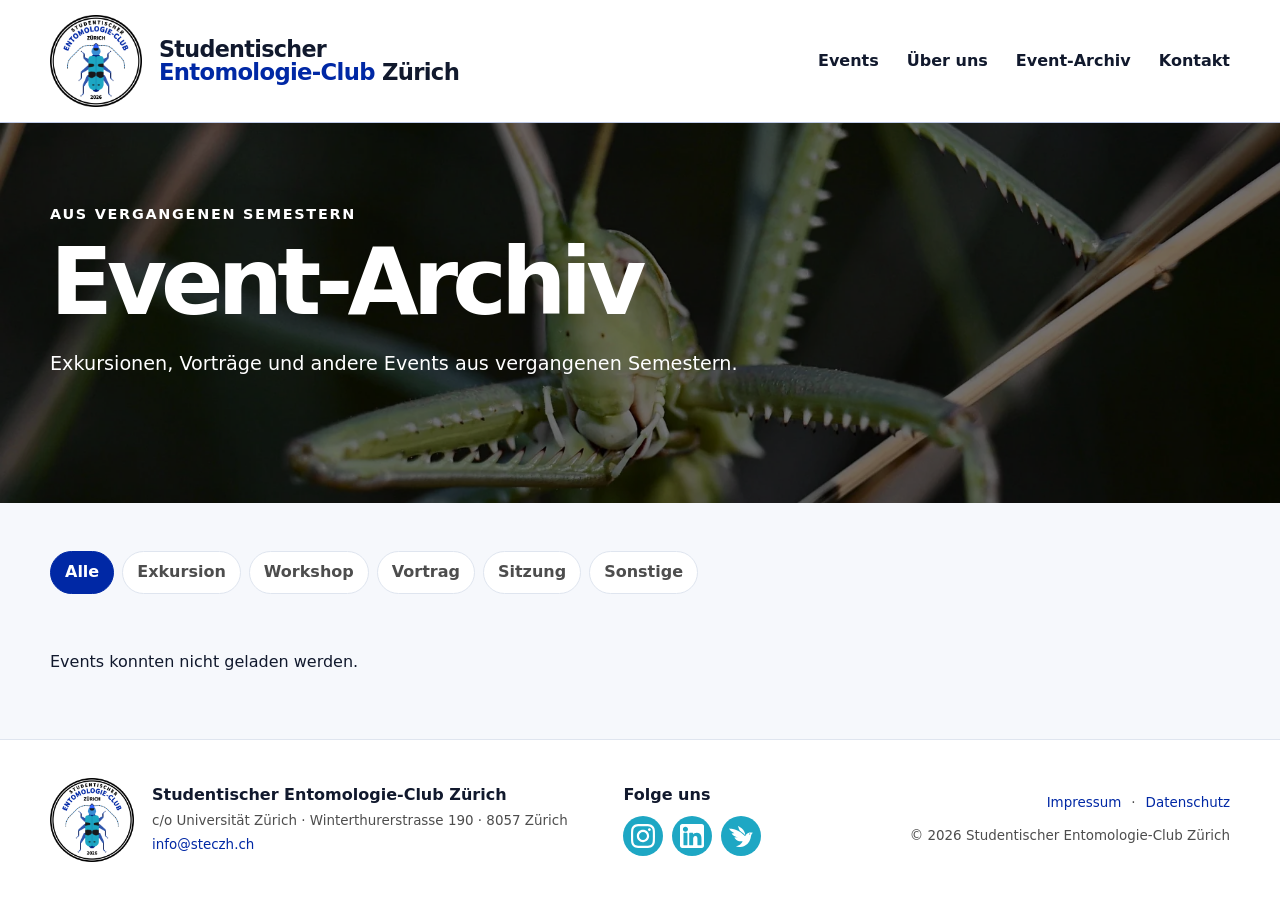
<file: archiv.html>
<!doctype html>
<html lang="de">
<head>
  <meta charset="utf-8" />
  <meta name="viewport" content="width=device-width, initial-scale=1" />
  <meta name="theme-color" content="#1238b8" />
  <link rel="icon" href="assets/club-logo-maskottchen.png" type="image/png" />
  <link rel="stylesheet" href="styles.css" />
  <meta name="description" content="Event-Archiv des Studentischen Entomologie-Clubs Zürich." />
  <script src="calendar.js" defer></script>
  <title>Event-Archiv · Studentischer Entomologie-Club Zürich</title>
</head>
<body data-page="archiv">
<a class="skip-link" href="#main">Zum Inhalt springen</a>

<header id="site-header"></header>

<main class="archive">

<section
    class="page-hero page-hero--static"
    data-hero="static"
    style="--hero-image: url('assets/gallery/katydid-face.webp');"
    aria-label="Page introduction"
>

    <div class="page-hero__overlay"></div>

    <div class="page-hero__content">

        <p class="page-hero__eyebrow">
            Aus vergangenen Semestern
        </p>

        <h1 class="page-hero__title">
            Event-Archiv
        </h1>

        <p class="page-hero__description">
            Exkursionen, Vorträge und andere Events aus vergangenen Semestern.
        </p>

    </div>

</section>

<div class="events-shell">


    <section class="event-filters" aria-label="Events filtern">


        <button
            type="button"
            class="event-filter active"
            data-filter-type=""
            aria-pressed="true"
        >
            Alle
        </button>

        <button
            type="button"
            class="event-filter"
            data-filter-type="excursion"
            aria-pressed="false"
        >
            Exkursion
        </button>

        <button
            type="button"
            class="event-filter"
            data-filter-type="workshop"
            aria-pressed="false"
        >
            Workshop
        </button>

        <button
            type="button"
            class="event-filter"
            data-filter-type="talk"
            aria-pressed="false"
        >
            Vortrag
        </button>

        <button
            type="button"
            class="event-filter"
            data-filter-type="session"
            aria-pressed="false"
        >
            Sitzung
        </button>

        <button
            type="button"
            class="event-filter"
            data-filter-type="event"
            aria-pressed="false"
        >
            Sonstige
        </button>


</section>


    <section id="events-container" class="events-container">

        <div class="event-status-card">
            Events werden geladen...
        </div>

    </section>

</main>

<dialog id="event-dialog" class="event-dialog">

    <button
        id="dialog-close"
        type="button"
        aria-label="Schliessen"
    >
        ×
    </button>

    <div id="dialog-image"></div>

    <div id="dialog-content"></div>

</dialog>


<footer id="site-footer"></footer>
<script src="components/site.js"></script>


</body></html>
</file>
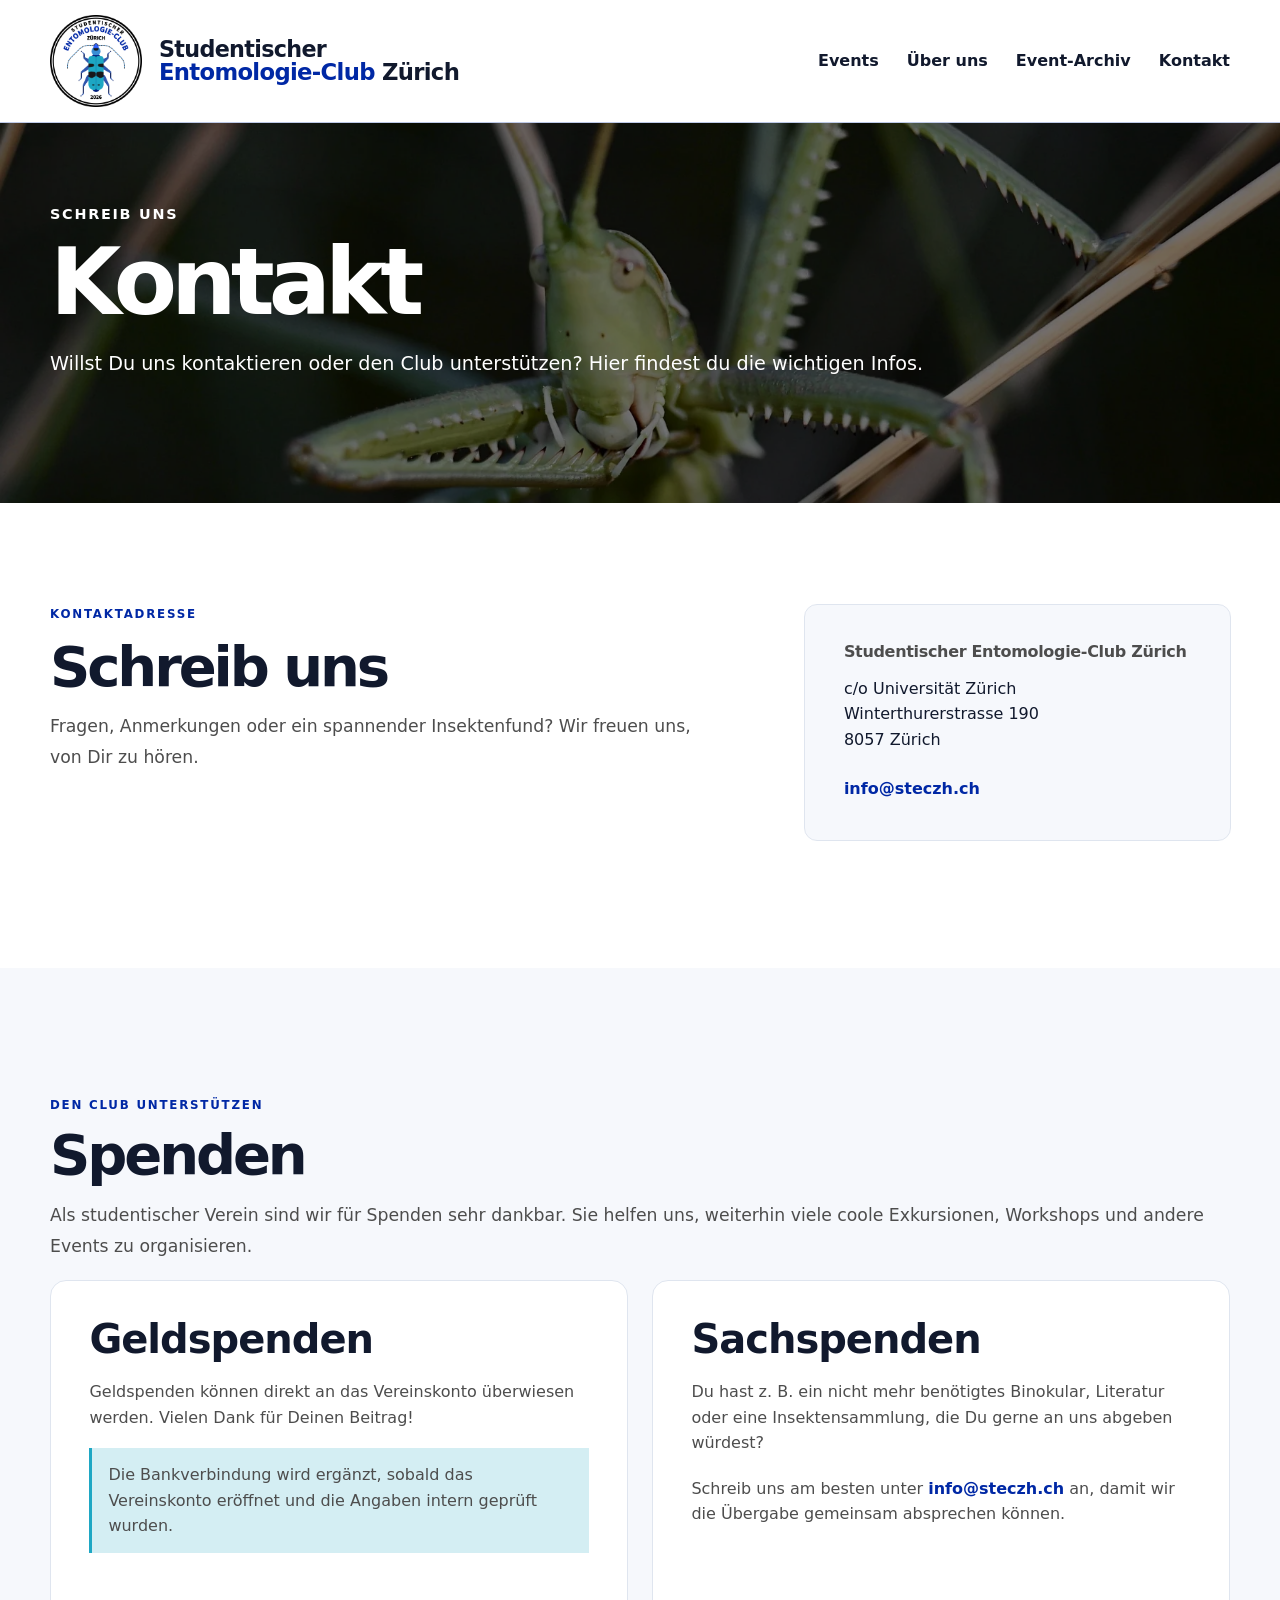
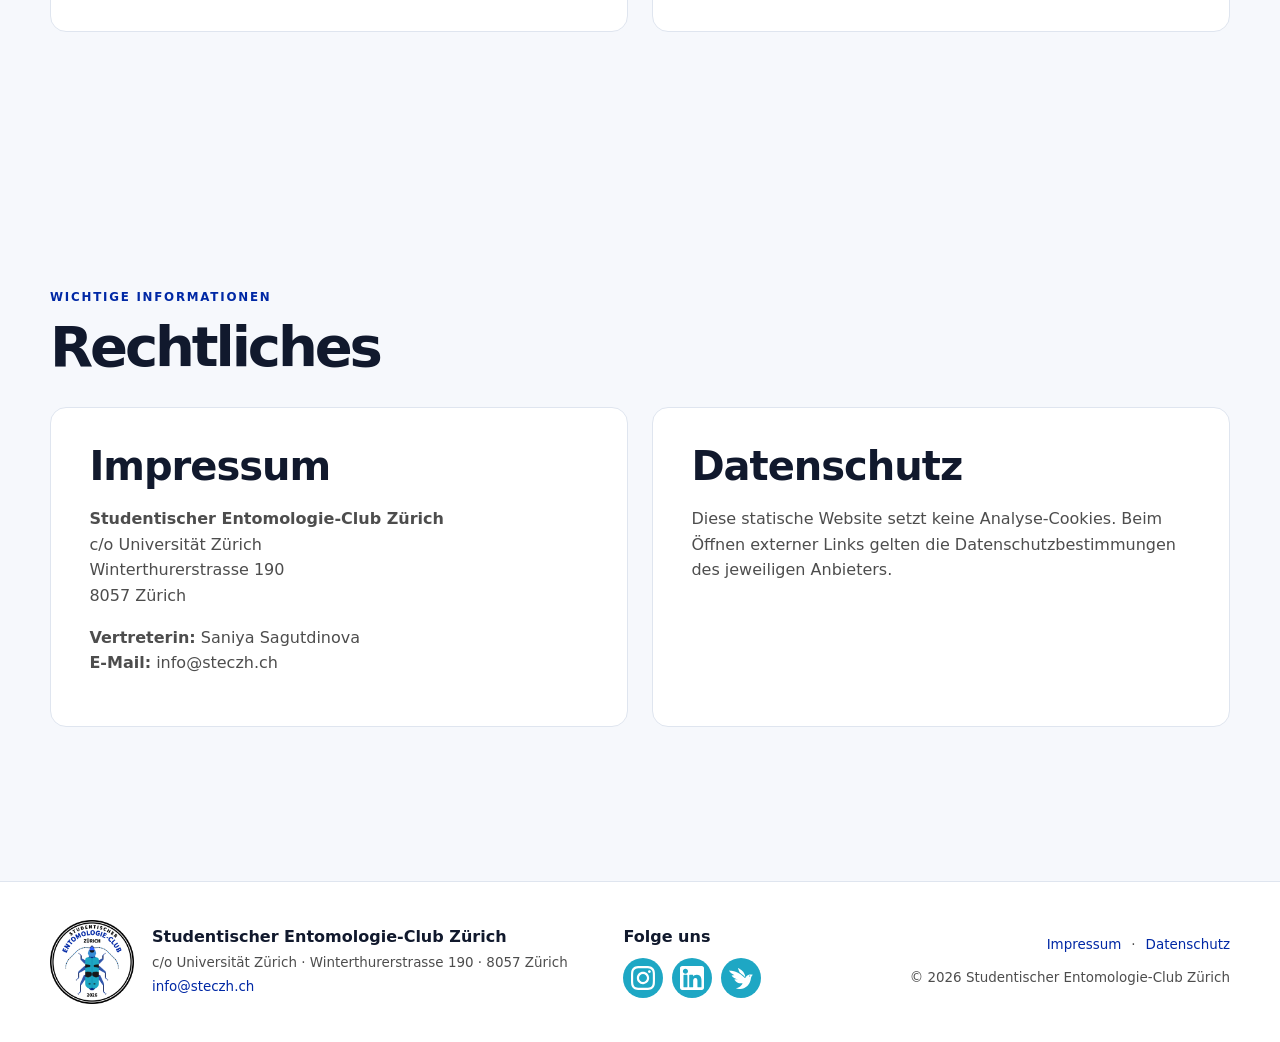
<file: kontakt.html>
<!doctype html>
<html lang="de">
<head>
  <meta charset="utf-8" />
  <meta name="viewport" content="width=device-width, initial-scale=1" />
  <meta name="theme-color" content="#1238b8" />
  <link rel="icon" href="assets/club-logo-maskottchen.png" type="image/png" />
  <link rel="stylesheet" href="styles.css" />
  <meta name="description" content="Kontakt, Spenden und Impressum des Studentischen Entomologie-Clubs Zürich." />
  <title>Kontakt · Studentischer Entomologie-Club Zürich</title>
</head>

<body data-page="about">

<a class="skip-link" href="#main">Zum Inhalt springen</a>

<header id="site-header"></header>

<main class="contact">

<section
    class="page-hero page-hero--static"
    data-hero="static"
    style="--hero-image: url('assets/gallery/katydid-face.webp');"
    aria-label="Page introduction"
>

    <div class="page-hero__overlay"></div>

    <div class="page-hero__content">

        <p class="page-hero__eyebrow">
            Schreib uns
        </p>

        <h1 class="page-hero__title">
            Kontakt
        </h1>

        <p class="page-hero__description">
            Willst Du uns kontaktieren oder den Club unterstützen? Hier findest du die wichtigen Infos.
        </p>

    </div>

</section>

  <!-- General Contact -->


<section class="contact-section contact-section--general section-white" id="kontakt">
  <div class="contact-shell">

    <div class="contact-intro">

      <div class="contact-intro-heading">
        <span class="eyebrow eyebrow-blue">Kontaktadresse</span>
        <h2>Schreib uns</h2>
        <p class="about-us-par">
          Fragen, Anmerkungen oder ein spannender Insektenfund? Wir freuen uns, von Dir zu hören.
        </p>
      </div>

      <div class="contact-info-box">
        <p class="contact-info-heading">Studentischer Entomologie-Club Zürich</p>

        <address>
          c/o Universität Zürich<br>
          Winterthurerstrasse 190<br>
          8057 Zürich
        </address>

        <a href="mailto:info@steczh.ch">
          info@steczh.ch
        </a>
      </div>

    </div>

  </div>
</section>





  <!-- Donations -->
  <section class="contact-section contact-section--donations" id="spenden">
    <div class="contact-shell">
      <p class="eyebrow eyebrow-blue">den Club unterstützen</p>
      <h2>Spenden</h2>
      <div class="about-us-par">
        <p>Als studentischer Verein sind wir für Spenden sehr dankbar. Sie helfen uns, weiterhin viele coole Exkursionen, Workshops und andere Events zu organisieren.</p>
      </div>

      <div class="contact-cards">

        <!-- Money donation -->
        
        <article class="contact-card donation-card">

        <div class="contact-card__content">
            <h3>Geldspenden</h3>

            <p>
              Geldspenden können direkt an das Vereinskonto überwiesen werden. Vielen Dank für Deinen Beitrag!
            </p>
        </div>

        <div class="donation-card__bottom" hidden>

            <dl class="bank-details">
            <div class="bank-details__row">
                <dt>Inhaber</dt>
                <dd>Studentischer Entomologie-Club Zürich</dd>
            </div>

            <div class="bank-details__row">
                <dt>IBAN</dt>
                <dd>
                  <span class="iban">CH00 0000 0000 0000 0000 0</span>
                </dd>
            </div>

            <div class="bank-details__row">
                <dt>Bank</dt>
                <dd>Musterbank</dd>
            </div>
            </dl>

            

            <div class="donation-card__qr">
            <img
                src="assets/square-png (1).webp"
                alt="QR-Code für eine Geldspende"
            >
            </div>

        </div>

        <p class="bank-placeholder">Die Bankverbindung wird ergänzt, sobald das Vereinskonto eröffnet und die Angaben intern geprüft wurden.</p>

        </article>




        <!-- Object donation -->
        <article class="contact-card">
          <div class="contact-card__content">
            <h3>Sachspenden</h3>

            <p>
              Du hast z. B. ein nicht mehr benötigtes Binokular, Literatur oder eine Insektensammlung, die Du gerne an uns abgeben würdest?
            </p>
            <p>
              Schreib uns am besten unter <a class="contact-mail" href="mailto:info@steczh.ch">info@steczh.ch</a> an, damit wir die Übergabe gemeinsam absprechen können.
            </p>

          </div>
        </article>

      </div>

    </div>
  </section>


  <!-- Legal -->
  <section class="contact-section contact-section--legal" id="rechtliches">
    <div class="contact-shell">
      <p class="eyebrow eyebrow-blue">Wichtige Informationen</p>
      <h2>Rechtliches</h2>
        

      <div class="contact-cards contact-cards--legal" >

        <!-- Impressum -->
        <article class="contact-card legal-card" id="impressum">
          <div class="contact-card__content" >
            <h3>Impressum</h3>

            <p>
                <strong>Studentischer Entomologie-Club Zürich</strong><br>
                c/o Universität Zürich<br>
                Winterthurerstrasse 190<br>
                8057 Zürich
            </p>

            <p>
              <strong>Vertreterin:</strong> Saniya Sagutdinova<br>
              <strong>E-Mail:</strong> info@steczh.ch
            </p>

          </div>
        </article>


        <!-- Datenschutz -->
        <article class="contact-card legal-card" id="datenschutz">
          <div class="contact-card__content">
            <h3>Datenschutz</h3>

            <p>
              Diese statische Website setzt keine Analyse-Cookies. Beim Öffnen externer Links gelten die Datenschutzbestimmungen des jeweiligen Anbieters.
            </p>

          </div>
        </article>

      </div>

    </div>
  </section>


</main>

<footer id="site-footer"></footer>
<script src="components/site.js"></script>

</body></html>
</file>
<file: styles.css>
:root {
  --blue: #0028A5;
  --blue-dark: #001E7C;
  --blue-ultra: #001452;
  --blue-soft: #BDC9E8;
  --blue-pale: #E6EFFD;
  --teal: #1EA7C4;
  --teal-light: #D4EEF3;
  --ink: #11192d;
  --muted: #4D4D4D;
  --muted-pale: #DBDBDB;
  --paper: #fff;
  --canvas: #f6f8fc;
  --line: #dfe5ef;
  --success: #188e86;
  --success-pale: #D1E8E6;
  --error: #b43838;
  --error-pale: #F0D7D7;
  --shadow: 0 18px 60px rgba(24,50,104,.12);
  --radius: 20px;
  --shell: min(1180px, calc(100vw - 40px));
  --heading: clamp(2.4rem, 5vw, 3.5rem);
  --sub-heading: clamp(1.75rem, 3.5vw, 2.5rem);
}

* { box-sizing: border-box; }
html { scroll-behavior: smooth; }
body { margin: 0; color: var(--ink); background: var(--canvas); font-family: Inter, ui-sans-serif, system-ui, -apple-system, BlinkMacSystemFont, "Segoe UI", sans-serif; line-height: 1.55; }
body.dialog-open { overflow: hidden; }
a { color: inherit; }
img, video { display: block; max-width: 100%; }
button, input { font: inherit; }
.shell { width: var(--shell); margin-inline: auto; }
.sr-only { position: absolute; width: 1px; height: 1px; padding: 0; margin: -1px; overflow: hidden; clip: rect(0,0,0,0); white-space: nowrap; border: 0; }
.skip-link { position: fixed; z-index: 999; top: 10px; left: 10px; transform: translateY(-150%); padding: 10px 14px; border-radius: 10px; background: #fff; }
.skip-link:focus { transform: translateY(0); }
[hidden] { display: none !important; }

.menu-button {
  cursor: pointer;
}
.menu-button:focus-visible {
  outline: 3px solid var(--teal);
  outline-offset: 3px;
}
*:focus {
  outline: none;
}

.eyebrow { margin: 0 0 14px; font-size: .74rem; font-weight: 900; letter-spacing: .15em; text-transform: uppercase; }
.eyebrow-blue { color: var(--blue); }

/* ============================================================
   HEADER
   ============================================================ */

.site-header {
  position: relative;
  z-index: 50;
  background: var(--paper);
  border-bottom: 1px solid var(--blue-soft);
}

.header-inner {
  min-height: 122px;
  display: flex;
  align-items: center;
  justify-content: space-between;
  gap: 32px;
}

.brand {
  display: inline-flex;
  align-items: center;
  gap: 17px;
  min-width: 0;
  text-decoration: none;
}

.brand img {
  width: 92px;
  height: 92px; 
  object-fit: contain;
  flex: 0 0 auto;
}

.brand-copy {
  min-width: 0;
  display: grid;
  font-size: 1.42rem;
  font-weight: 800;
  line-height: 1.03;
  letter-spacing: -.03em;}

.brand-copy strong {
  font-size: .98em;
}

.brand-copy b {
  color: var(--blue);
}

.main-nav {
  display: flex;
  align-items: center;
  gap: 28px;
}

.main-nav > a {
  position: relative;
  text-decoration: none;
  font-weight: 750;
  white-space: nowrap;
}

.main-nav > a:not(.button)::after {
  content: "";
  position: absolute;
  left: 0;
  right: 100%;
  bottom: -8px;
  height: 2px;
  background: var(--blue);
  transition: right .2s ease;
}

.main-nav > a:not(.button):hover::after, .main-nav > a.is-active:not(.button)::after { right: 0; }

.menu-button {
  display: none;
  width: 46px;
  height: 46px;
  padding: 9px;
  border: 0;
  border-radius: 12px;
  background: var(--blue-soft);
}

.menu-button > span:not(.sr-only) {
  display: block;
  height: 2px;
  margin: 5px 0;
  background: var(--blue-dark);
}

/* ============================================================
   MOBILE HEADER
   ============================================================ */

@media (max-width: 700px) {

  .header-inner {
    min-height: 92px;
    gap: 16px;
  }

  .brand {
    gap: 12px;
  }

  .brand img {
    width: 64px;
    height: 64px;
  }

  .brand-copy {
    font-size: 1.05rem;
  }

  /* Hamburger button */
  .menu-button {
    display: flex;
    flex-direction: column;
    justify-content: center;
    align-items: center;

    flex: 0 0 auto;
    width: 46px;
    height: 46px;

    padding: 9px;
    border: 0;
    border-radius: 12px;

    background: var(--blue-soft);
    cursor: pointer;
  }

  .menu-button > span:not(.sr-only) {
    display: block;
    width: 24px;
    height: 2px;
    margin: 3px 0;
    background: var(--blue-dark);
  }

  /* Navigation is hidden until the menu is opened */
  .main-nav {
    display: none;
    position: absolute;
    top: 100%;
    left: 0;
    right: 0;

    flex-direction: column;
    align-items: stretch;
    gap: 0;

    padding: 12px 24px 20px;

    background: var(--paper);
    border-bottom: 1px solid var(--blue-soft);
  }

  .main-nav.is-open {
    display: flex;
  }

  .main-nav > a {
    padding: 14px 0;
  }

}

.site-footer { padding: 38px 0; background: #fff; border-top: 1px solid var(--line); }
.footer-grid { display: grid; grid-template-columns: 1.6fr .7fr 1fr; gap: 45px; align-items: center; }
.footer-club { display: flex; align-items: center; gap: 18px; }
.footer-club img { width: 84px; height: 84px; object-fit: contain; }
.footer-club div { display: grid; gap: 3px; }
.footer-club span, .footer-club a, .footer-legal { color: var(--muted); font-size: .84rem; }
.footer-club a { color: var(--blue); text-decoration: none; }
.footer-social strong { display: block; margin-bottom: 9px; }
.social-links { display: flex; gap: 9px; }
.social-links a { width: 40px; height: 40px; display: grid; place-items: center; color: #fff; background: var(--teal); border-radius: 50%; text-decoration: none; font-weight: 900; }
.social-links a img {width: 24px; height: 24px; max-width: 24px; max-height: 24px; object-fit: contain; display: block; }
.footer-legal { display: grid; gap: 12px; justify-items: end; text-align: right; }
.footer-legal div { display: flex; gap: 10px; }
.footer-legal a { color: var(--blue); text-decoration: none; }

/* =========================================
   PAGE HERO
   ========================================= */

.page-hero {
    position: relative;
    min-height: 600px;

    display: flex;
    align-items: center;

    overflow: hidden;
    color: #fff;
}

/* Single-image hero */
.page-hero--static {
    min-height: 380px;

    background-image: var(--hero-image);
    background-size: cover;
    background-position: center;
    background-repeat: no-repeat;
}



/* =========================================
   HERO CONTENT
   ========================================= */

.page-hero__content {
    position: absolute;
    inset: 0;
    z-index: 3;

    width: var(--shell);
    margin-inline: auto;

    padding: 80px 0;
}


.page-hero--static .page-hero__description {
    max-width: 1000px;
}


.page-hero__eyebrow {
    margin: 0 0 16px;

    font-size: 0.9rem;
    font-weight: 700;
    letter-spacing: 0.12em;
    text-transform: uppercase;
}


.page-hero__title {
    margin: 0;
    font-size: clamp(3.6rem, 7.2vw, 6.7rem);
    line-height: .91;
    letter-spacing: -.065em;
}


.page-hero__description {
    max-width: none;

    margin: 24px 0 0;

    font-size: 1.2rem;
    line-height: 1.6;
}


/* =========================================
   DARK TRANSPARENT OVERLAY
   ========================================= */

.page-hero__overlay {
    position: absolute;
    inset: 0;

    z-index: 2;

    background: rgba(0, 0, 0, 0.55);
}


/* =========================================
   STATIC HERO
   ========================================= */

.page-hero--static {
    background-image: var(--hero-image);
    background-size: cover;
    background-position: center;
    background-repeat: no-repeat;
}


/* =========================================
   SLIDESHOW
   ========================================= */

.page-hero__slides {
    position: absolute;
    inset: 0;

    z-index: 1;
}


.page-hero__slide {
    position: absolute;
    inset: 0;

    background-size: cover;
    background-position: center;
    background-repeat: no-repeat;

    opacity: 0;

    transition: opacity 1.2s ease;
}


.page-hero__slide.is-active {
    opacity: 1;
}

.hero-wave {
  position: absolute;
  z-index: 3;
  left: -3%;
  right: -3%;
  bottom: -42px;
  height: 80px;
  border-top: 9px solid var(--teal);
  border-radius: 50% 50% 0 0;
  background: var(--paper);
  transform: rotate(-.4deg);
}


/* =========================================
   MOBILE
   ========================================= */

@media (max-width: 700px) {

    .page-hero {
        min-height: 420px;
    }

    .page-hero--static {
      min-height: 250px;
    }

    .page-hero__content {
  
        padding: 30px 0;
    }

    .page-hero__description {
        font-size: 1rem;
    }
    

}

.button { min-height: 48px; display: inline-flex; align-items: center; justify-content: center; gap: 10px; padding: 0 20px; border: 1px solid transparent; border-radius: 11px; text-decoration: none; font-weight: 800; transition: transform .18s ease, box-shadow .18s ease; }
.button:hover { transform: translateY(-2px); }
.button-primary { color: #fff; background: var(--blue); box-shadow: 0 12px 28px var(--blue-very-dark); }
.button-ghost { color: #fff; border-color: var(--blue-soft); background: var(--ink); backdrop-filter: blur(8px); }
.button-light { color: var(--blue); background: #fff; }
.nav-join { min-height: 50px; padding-inline: 24px; }
.text-action { display: inline-flex; align-items: center; padding-bottom: 4px; color: var(--blue); border: 0; border-bottom: 1px solid currentColor; background: none; text-decoration: none; font-weight: 800; cursor: pointer; }

* {box-sizing:border-box}


/* ================================
   Slideshow
   ================================ */

.impression-gallery {
  padding: 86px 0 92px;
}   


.slideshow-container {
  position: relative;
  width: 75%;
  margin-inline: auto;
  margin: 3rem auto 0;
}

/* Slides */
.mySlides {
  display: none;
  position: relative;
  aspect-ratio: 16 / 9;
}

/* Images */
.mySlides img {
  display: block;
  width: 100%;
  height: 100%;

  object-fit: cover;
  object-position: center;

  border-radius: 12px;
}


/* ================================
   Previous / Next buttons
   ================================ */

.prev,
.next {
  position: absolute;
  top: 50%;
  z-index: 2;

  display: grid;
  place-items: center;

  width: 44px;
  height: 44px;
  padding: 0;
  margin: 0;

  color: var(--paper);
  background: rgb(0 0 0 / 45%);
  border-radius: 50%;

  cursor: pointer;
  user-select: none;

  font-size: 18px;
  font-weight: 700;
  line-height: 1;

  transform: translateY(-50%);

  transition:
    background-color 0.2s ease,
    transform 0.2s ease;
}

/* Inset buttons slightly from the image edges */
.prev {
  left: 12px;
}

.next {
  right: 12px;
}

.prev:hover,
.next:hover,
.prev:focus-visible,
.next:focus-visible {
  background: rgb(0 0 0 / 75%);
  transform: translateY(-50%) scale(1.05);
}


/* ================================
   Caption
   ================================ */

.text {
  position: absolute;
  right: 8px;
  bottom: 8px;
  left: 8px;

  width: auto;
  padding: 10px 14px;

  color: #fff;
  font-size: clamp(0.875rem, 1.5vw, 1rem);
  text-align: center;

  background: rgb(0 0 0 / 55%);
  border-radius: 8px;
}


/* ================================
   Hide 1/3, 2/3, etc.
   ================================ */

.numbertext {
  display: none;
}


/* ================================
   Dots
   ================================ */

.slideshow-dots {
  text-align: center;
}

.dot {
  display: inline-block;

  width: 10px;
  height: 10px;
  margin: 0 3px;

  background: var(--muted-pale);
  border-radius: 50%;

  cursor: pointer;

  transition:
    background-color 0.2s ease,
    transform 0.2s ease;
}

.dot:hover,
.dot:focus-visible {
  background: var(--muted);
  transform: scale(1.15);
}

.dot.active {
  background: var(--muted);
}


/* ================================
   Fade animation
   ================================ */

.fade {
  animation: fade 0.6s ease;
}

@keyframes fade {
  from {
    opacity: 0.4;
  }

  to {
    opacity: 1;
  }
}


/* ================================
   Mobile
   ================================ */

@media (max-width: 700px) {


  .slideshow-container {
    width: 100%;
    margin: 1.5rem auto 0;
  }

  

  .mySlides img {
    border-radius: 8px;
  }

  .prev,
  .next {
    width: 38px;
    height: 38px;
    font-size: 16px;
  }

  .prev {
    left: 8px;
  }

  .next {
    right: 8px;
  }
}

.archive-promo { padding: 85px 0; }
.archive-promo-inner { display: flex; align-items: center; justify-content: space-between; gap: 40px; }
.archive-promo-inner p:not(.eyebrow) { max-width: 670px; margin: 15px 0 0; color: var(--muted); }


.section-white { background: #fff; }
.section-icon { color: var(--blue); font-size: .8rem; }
.section-icon img { font-size: var(--heading); width: 1rem; height: 1rem; object-fit: contain; display: block; }
.home-intro { padding: 95px 0; }
.intro-grid { display: grid; grid-template-columns: .9fr 1.1fr; gap: 90px; align-items: start; }
.intro-grid h2, .about-us-inner h2, .document-heading, .section-header h2, .archive-promo h2, .events-heading h2, .section-heading h2, .honorary-heading h2,
.documents-section h2, .contact-section h2, .donations-section h2, .legal-section h2, .impression-gallery h2 { margin: 0; font-size: var(--heading); line-height: .98; letter-spacing: -.055em; }
.contact-section h3, .donations-section h3, .legal-section h3 {  margin: 0; font-size: var(--sub-heading); line-height: .98; letter-spacing: -.055em; }
.intro-grid > div:last-child > p { margin: 30px 0 22px; color: var(--muted); font-size: 1.12rem; line-height: 1.8; }

.about-us { padding: 86px 0 92px; }
.about-us-par { width: 100%; margin-top: 28px; margin: 0; color: var(--muted); font-size: 1.08rem; line-height: 1.8; }

.about-us-image { 
  width: 75%;
  margin: 2.5rem auto 0;
  text-align: center;
}

.about-us-image img {
  display: block;
  width: 100%;
  height: auto;
  border-radius: 16px;
}

.about-us-image figcaption { margin-top: 0.75rem;
  font-size: 1.08rem;
  font-family: inherit;
  line-height: 1.8;
  font-style: italic;
  color: var(--muted); }

.documents-section { padding: 72px 0 50px; }
.document-grid { display: grid; grid-template-columns: 1fr 1fr; gap: 20px; margin-top: 24px; }
.document-card { display: grid; grid-template-columns: 64px 1fr auto; align-items: center; gap: 18px; min-height: 120px; padding: 22px; border: 1px solid var(--line); border-radius: 13px; background: #fff; text-decoration: none; transition: transform .18s ease, box-shadow .18s ease; }
.document-card:hover { transform: translateY(-3px); box-shadow: 0 14px 34px rgba(22,44,91,.09); }
.document-icon { width: 58px; height: 58px; flex-shrink: 0; display: flex; align-items: center; justify-content: center; border: none; font-size: 1.7rem; }
.document-icon img { width: auto; height: 58px; max-width: 58px; object-fit: contain; display: block; }
.document-icon.shield { border-radius: 0; }
.document-card strong, .document-card small { display: block; }
.document-card small { margin-top: 5px; color: var(--muted); }
.document-arrow { color: var(--blue); font-size: 2rem; }
.legal-section { padding: 80px 0 100px; }

/* ========================================
   Contact Page
   ======================================== */

.contact-page {
  width: 100%;
  overflow: hidden;
}

.contact-shell {
  width: var(--shell);
  margin-inline: auto;
}

.contact-mail {
  color: var(--blue);
  font-size: 1rem;
  font-weight: 700;
  text-decoration: none;
}


/* ========================================
   Sections
   ======================================== */

.contact-section {
  padding-block: clamp(5rem, 10vw, 9rem);
}

.contact-section--general {
  padding-top: clamp(4rem, 8vw, 7rem);
}

.contact-section--legal {
  padding-bottom: clamp(6rem, 12vw, 10rem);
}


/* ========================================
   Section heading
   ======================================== */



.section-heading p {
  color: var(--ink);
  width: 100%; margin-top: 28px; margin: 0; color: var(--muted); font-size: 1.08rem; line-height: 1.8; 
}



/* ========================================
   General Contact
   ======================================== */

.contact-intro {
  display: grid;
  grid-template-columns: minmax(0, 1fr) minmax(18rem, 0.65fr);
  align-items: start;
  gap: clamp(3rem, 8vw, 8rem);
  font-size: 1rem;
  
  margin-top: 28px; margin: 0;
}

.contact-intro-heading h2 {
  margin: 0 0 1rem;
}

.contact-intro .section-heading {
  margin: 0;
}

.contact-intro-heading .eyebrow {
  display: block;
  margin-bottom: 1rem;
}


/* Contact information box */

.contact-info-box {
  padding: clamp(1.5rem, 3vw, 2.5rem);

  background-color: var(--canvas);
  border-radius: 12px;
  outline: 1px solid var(--line);
  color: var(--muted);
}

.contact-info-heading {
  margin: 0 0 1rem;

  line-height: 1;
  font-weight: 700;
  letter-spacing: -0.02em;

  
}

.contact-info-box address {
  margin: 0;

  font-size: 1rem;
  line-height: 1.6;
  font-style: normal;
  color: var(--ink);
}

.contact-info-box a {
  display: inline-block;
  margin-top: 1.5rem;

  color: var(--blue);
  font-size: 1rem;
  font-weight: 700;
  text-decoration: none;
}




/* ========================================
   Responsive
   ======================================== */

@media (max-width: 700px) {

  .contact-intro {
    grid-template-columns: 1fr;
    gap: 3rem;
  }

}



/* ========================================
   Cards
   ======================================== */

.contact-cards {
  display: grid;
  grid-template-columns: repeat(2, minmax(0, 1fr));
  gap: clamp(1rem, 2vw, 1.5rem);
}

.contact-card {
  position: relative;

  display: flex;
  min-height: 22rem;

  padding: clamp(1.5rem, 3vw, 2.5rem);

  border: 1px solid var(--line);
  border-radius: 1rem;

  background: var(--paper);
}

.contact-card__content {
  display: flex;
  flex-direction:column;
  width: 100%;
}

.contact-card h3 {
  margin: 0;

  font-size: var(--sub-heading);
  line-height: 1;
  letter-spacing: -0.025em;
}

.contact-card p {
  max-width: 34rem;
  margin: 1.25rem 0 0;

  font-size: 1rem;
  line-height: 1.6;

  color: var(--muted);
}


/* ========================================
   Money donation
   ======================================== */

.donation-card {
  display: block;
}

.donation-card__content {
  width: 100%;
}

.donation-card__bottom {
  display: grid;
  grid-template-columns: 1fr auto;
  align-items: end;
  gap: 1.5rem;

  margin-top: 2rem;
}

.donation-card__bottom .bank-details {
  margin: 0;
  min-width: 0;
  border-radius: 12px;
  background-color: var(--blue-pale);
}

.bank-details {
  border-radius: 12px;
  background-color: var(--blue-pale);
  padding: 1rem 1.25rem;
}

.bank-details__row {
  display: grid;
  grid-template-columns: minmax(4rem, 0.5fr) 1.3fr;
  padding-block: 0.8rem;
  border-bottom: 1px solid var(--muted);
}

.bank-details__row:last-child { border-bottom: none; }

.bank-details dt, .bank-details dd {
  margin: 0; text-align: 0 center; display: flex;
}

.bank-details dd {
  display: felx; font-size: 0.9rem; line-height: 1.4;
}

.bank-details dt {
  color: var(--blue);
  font-weight: 700;
  text-transform: uppercase;
  font-size: 0.7rem;
  line-height: 1.4;
}

.bank-details dd { font-weight: 600; overflow-wrap: anywhere; }

.iban { font-variant-numeric: tabular-nums; letter-spacing: 0.02em; }

.donation-card__qr {
  width: clamp(6rem, 10vw, 8rem);
  aspect-ratio: 1;
  flex-shrink: 0;
}

.donation-card__qr img {
  display: block;
  width: 100%;
  height: 100%;
  object-fit: contain;
}

.bank-placeholder { margin-top: 18px !important; padding: 14px 16px; border-left: 3px solid var(--teal); background: var(--teal-light); }

/* ========================================
   Card links
   ======================================== */

.contact-card__link {
  display: inline-flex;
  align-items: center;
  gap: 0.5rem;

  width: fit-content;
  margin-top: auto;
  padding-top: 2rem;


  font-size: 0.9rem;
  font-weight: 700;
  text-decoration: none;

  transition:
    gap 180ms ease,
    opacity 180ms ease;
}

.contact-card__link span {
  transition: transform 180ms ease;
}

.contact-card__link:hover {
  gap: 0.8rem;
}

.contact-card__link:hover span {
  transform: translate(2px, -2px);
}


/* ========================================
   Legal cards
   ======================================== */

.contact-cards--legal .contact-card {
  min-height: 20rem;
}

.legal-card p + p {
  margin-top: 1rem;
}

.contact-section--legal h2 {
  margin-bottom: 2rem;
}


/* ========================================
   Responsive
   ======================================== */

@media (max-width: 800px) {

  .contact-address {
    grid-template-columns: 1fr;
  }

  .contact-address__item + .contact-address__item {
    padding-left: 0;
    border-top: 1px solid currentColor;
    border-left: 0;
  }

  .contact-cards {
    grid-template-columns: 1fr;
  }

  .contact-card {
    min-height: 20rem;
  }

  .donation-card__bottom {
    grid-template-columns: 1fr;
  }

  .donation-card__qr {
    width: 100%;
    max-width: none;
    aspect-ratio: auto;
  }

  .donation-card__qr img {
    aspect-ratio: 1 / 1;
    object-fit: cover;
  }

}


@media (max-width: 520px) {

  .contact-section {
    padding-block: 4rem;
  }

  .donation-card {
    grid-template-columns: 1fr;
  }

  .donation-card__qr {
    align-self: start;
    width: 7rem;
  }

  .bank-details__row {
    grid-template-columns: 1fr;
    gap: 0.25rem;
  }

}

/* ============================================================
   HONORARY GRID
   ============================================================ */

.honorary-section {
  width: var(--shell);
  margin: 50px auto;
}

.honorary-grid {
  display: grid;
  grid-template-columns: repeat(2, minmax(0, 1fr));
  gap: 20px;
}

.honorary-heading {
  display: flex;
  align-items: center;
  justify-content: space-between;
  gap: 20px;
  cursor: pointer;
  list-style: none;
  font-size: var(--heading);
  font-weight: 700;
}
.honorary-heading::-webkit-details-marker {
  display: none;
}

.honorary-heading:focus-visible {
  outline: 3px solid var(--teal);
  outline-offset: -3px;
}

.honorary-toggle {
  flex: 0 0 auto;
  width: 14px;
  height: 14px;
  border-right: 2px solid currentColor;
  border-bottom: 2px solid currentColor;
  transform: rotate(-45deg);
  transition: transform .2s ease;
}

.honorary-toggle::after {
  transform: translate(-50%, -50%) rotate(90deg);
}

.honorary-disclosure[open] .honorary-toggle {
  transform: rotate(45deg);
}

/* ============================================================
   VORSTAND GRID
   ============================================================ */

.vorstand-grid {
  display: grid;
  grid-template-columns: repeat(2, minmax(0, 1fr));
  gap: 20px;
}

.vorstand-card {
  display: grid;
  grid-template-columns: 110px minmax(0, 1fr);
  gap: 18px;
  align-items: start;
  padding: 18px;
  border: 1px solid var(--line);
  border-radius: 16px;
  background: var(--paper);
}

.vorstand-content {
  min-width: 0;
}

.vorstand-portrait {
  width: 110px;
  aspect-ratio: 3 / 4;
  object-fit: cover;
  object-position: center 35%;
  border-radius: 12px;
  flex-shrink: 0;
}
.vorstand-role {
  margin: 0 0 5px;
  color: var(--blue);
  font-size: 0.7rem;
  font-weight: 800;
  text-transform: uppercase;
  letter-spacing: 0.1em;
}

.vorstand-section {
  width: var(--shell);
  margin: 50px auto;
}

.vorstand-name {
  margin: 0 0 14px;
  color: var(--ink);
  font-size: 1.3rem;
  line-height: 1.25;
}

.vorstand-details {
  display: grid;
  align-items: center;
  grid-template-columns: max-content minmax(0, 1fr);
  column-gap: 8px;
  row-gap: 6px;
  margin: 0 0 16px;
  font-size: 0.92rem;
  color: var(--muted);
}

.vorstand-details dt {
  text-transform: uppercase;
  font-weight: 700;
  font-size: 0.7rem;
}

.vorstand-details dt,
.vorstand-details dd {
  overflow-wrap: anywhere;
}

.vorstand-contact {
  display: inline-flex;
  align-items: center;
  min-height: 44px;
  color: var(--blue);
  font-weight: 700;
  text-underline-offset: 3px;
}

.vorstand-heading {
  display: flex;
  align-items: center;
  justify-content: space-between;
  gap: 20px;
  cursor: pointer;
  list-style: none;
  font-size: var(--heading);
  font-weight: 700;
}
.vorstand-heading::-webkit-details-marker {
  display: none;
}

.vorstand-heading:focus-visible {
  outline: 3px solid var(--teal);
  outline-offset: -3px;
}

.vorstand-toggle {
  flex: 0 0 auto;
  width: 14px;
  height: 14px;
  border-right: 2px solid currentColor;
  border-bottom: 2px solid currentColor;
  transform: rotate(-45deg);
  transition: transform .2s ease;
}

.vorstand-toggle::after {
  transform: translate(-50%, -50%) rotate(90deg);
}

.vorstand-disclosure[open] .vorstand-toggle {
  transform: rotate(45deg);
}


@media (max-width: 700px) {

  .archive-promo-inner { align-items: flex-start; flex-direction: column; }

  .intro-grid { grid-template-columns: 1fr; gap: 20px; }


  .about-us-image {
    width: 100%;
  }


  .documents-section {
    padding: 50px 0 36px;
  }

  .document-grid {
    grid-template-columns: 1fr;
    gap: 14px;
    margin-top: 20px;
  }

  .document-card {
    grid-template-columns: 52px minmax(0, 1fr) auto;
    gap: 14px;
    min-height: 100px;
    padding: 16px;
  }

  .document-icon {
    width: 52px;
    height: 52px;
  }

  .document-icon img {
    height: 52px;
    max-width: 52px;
  }

  .document-card small {
    line-height: 1.45;
  }

  .document-arrow {
    font-size: 1.7rem;
  }

  .vorstand-section {
    width: var(--shell);
    margin: 32px auto;
  }

  .vorstand-grid {
    grid-template-columns: 1fr;
    gap: 14px;
  }

  .vorstand-card {
    grid-template-columns: 82px minmax(0, 1fr);
    gap: 14px;
    padding: 14px;
  }

  .vorstand-portrait {
    width: 82px;
  }

  .vorstand-role {
    font-size: 0.75rem;
  }

  .vorstand-name {
    margin-bottom: 12px;
    font-size: 1.3rem;
  }

  .vorstand-details {
    font-size: 0.88rem;
  }


  .vorstand-heading {
    min-height: 56px;
    padding: 14px 16px;

  }

  .honorary-section {
    width: var(--shell);
    margin: 32px auto;
  }

  .honorary-grid {
    grid-template-columns: 1fr;
    gap: 14px;
  }

  .honorary-heading {
    min-height: 56px;
    padding: 14px 16px;

  }
}

/* ============================================================
   MOBILE FOOTER
   ============================================================ */

@media (max-width: 700px) {

  .site-footer {
    padding: 36px 0;
  }

  .footer-grid {
    grid-template-columns: 1fr;
    gap: 30px;
    align-items: start;
  }

  /* Club information */

  .footer-club {
    display: flex;
    align-items: center;
    gap: 14px;
  }

  .footer-club img {
    width: 64px;
    height: 64px;
    flex: 0 0 auto;
  }

  .footer-club div {
    min-width: 0;
  }


  /* Social media */

  .footer-social {
    padding-top: 0;
  }

  .footer-social strong {
    display: block;
    margin-bottom: 10px;
  }

  .social-links {
    display: flex;
    flex-wrap: wrap;
    gap: 10px;
  }

  .social-links a {
    width: 44px;
    height: 44px;

    display: grid;
    place-items: center;

    color: #fff;
    background: var(--teal);
    border-radius: 50%;

    text-decoration: none;
    font-weight: 900;
  }


  /* Legal / copyright */

  .footer-legal {
    justify-items: start;
    text-align: left;
    gap: 10px;
  }

  .footer-legal div {
    display: flex;
    flex-wrap: wrap;
    gap: 4px 10px;
  }

  .footer-legal a {
    display: inline-flex;
    align-items: center;
    min-height: 44px;
  }

}



@media (max-width: 420px) {

  .vorstand-card {
    grid-template-columns: 1fr;
  }

  .vorstand-portrait {
    width: 100%;
    max-width: 180px;
    aspect-ratio: 3 / 4;
    margin-inline: auto;
  }

}

@media (prefers-reduced-motion: reduce) {

  html {
    scroll-behavior: auto;
  }

  *,
  *::before,
  *::after {
    transition-duration: 0.01ms !important;
    animation-duration: 0.01ms !important;
    animation-iteration-count: 1 !important;
  }

  .page-hero__slide {
        transition: none;
    }
}

.events-heading {
  display: flex;
  gap: 30px;
  margin-top: 3rem;
}

/* ============================================================
   CALENDAR / EVENTS
   ============================================================ */

.events-shell {
  width: var(--shell);
  display: flex;
  flex-direction: column;
  margin: 3rem auto;
}

/* ------------------------------------------------------------
   EVENT LIST
   ------------------------------------------------------------ */

.events-container {
    width: var(--shell);
    max-width: 100%;
    margin: 0 auto;

    display: flex;
    flex-direction: column;
    gap: 16px;
}


/* ------------------------------------------------------------
   EVENT CARD
   ------------------------------------------------------------ */

.event-card {
    display: grid;
    grid-template-columns: 280px minmax(0, 1fr) 120px;
    gap: 28px;

    width: 100%;
    padding: 20px;

    border: 1px solid var(--line);
    border-radius: 16px;

    background: var(--paper);

    cursor: pointer;

}

.event-card:hover {
  
    box-shadow: 0 10px 24px rgba(22, 44, 91, .09);
}

.event-card:focus-visible {
    outline: 3px solid var(--blue-soft);
    outline-offset: 3px;
}


/* ------------------------------------------------------------
   EVENT IMAGE
   ------------------------------------------------------------ */

.event-card-image {
    width: 100%;
    aspect-ratio: 16 / 9;

    overflow: hidden;

    border-radius: 12px;

    background: var(--canvas);
}

.event-card-image img {
    display: block;

    width: 100%;
    height: 100%;

    object-fit: cover;
}



/* ------------------------------------------------------------
   EVENT CONTENT
   ------------------------------------------------------------ */

.event-card-content {
    min-width: 0;

    display: flex;
    flex-direction: column;
}


/* ------------------------------------------------------------
   TITLE + TYPE
   ------------------------------------------------------------ */

.event-card-heading {
    display: flex;
    align-items: center;
    flex-wrap: wrap;
    gap: 10px;
}

.event-card-title {
    margin: 0;

    font-size: 1.5rem;
    line-height: 1.2;

    letter-spacing: -.025em;

    color: var(--blue);
}

.event-type-label {
    display: inline-flex;
    align-items: center;

    padding: 4px 9px;

    border-radius: 999px;

    font-size: .75rem;
    font-weight: 750;
    line-height: 1;
    letter-spacing: -.025em;

    text-transform: uppercase;

    background: var(--blue-pale);
    color: var(--blue);
}


/* ------------------------------------------------------------
   DATE / TIME / LOCATION
   ------------------------------------------------------------ */

.event-card-meta {
    display: flex;
    flex-wrap: wrap;
    align-items: center;

    gap: 18px;

    margin-top: 12px;

    color: var(--muted);

    font-size: .92rem;
}

.event-meta-item {
    display: inline-flex;
    align-items: center;

    gap: 5px;

    min-width: 0;
}

.event-meta-item img {
    width: 17px;
    height: 17px;

    flex-shrink: 0;

    object-fit: contain;
}


/* ------------------------------------------------------------
   REGISTRATION / AUDIENCE LABELS
   ------------------------------------------------------------ */

.event-card-labels {
    display: flex;
    flex-wrap: wrap;

    gap: 7px;

    margin-top: 10px;
}

.event-label {
    display: inline-flex;
    align-items: center;

    padding: 5px 9px;

    border-radius: 999px;

    font-size: .72rem;
    font-weight: 700;
    line-height: 1;

    white-space: nowrap;
}


/* Registration required */

.registration-required {
    background: var(--teal-light);
    color: var(--teal);
}


/* Registration open */

.registration-open {
    background: var(--success-pale);
    color: var(--success);
}


/* Registration closed / booked out */

.registration-closed {
    background: var(--error-pale);
    color: var(--error);
}


/* Audience */

.audience-label {
    background: var(--muted-pale);
    color: var(--muted);
}


/* ------------------------------------------------------------
   SHORT DESCRIPTION
   ------------------------------------------------------------ */

.event-card-short {
    margin: auto 0;

    padding-top: 0px;

    color: var(--muted);

    font-size: 1rem;
    line-height: 1.5;
}


/* ------------------------------------------------------------
   MEHR INFOS
   ------------------------------------------------------------ */

.event-card-more {
    align-self: stretch;

    display: flex;
    align-items: center;
    justify-content: center;

    color: var(--blue);

    font-size: 1rem;
    font-weight: 750;

    text-align: center;
}

.event-card-more span {
    display: inline-flex;
    align-items: center;

    gap: 7px;

    white-space: nowrap;

    transition:
        gap .18s ease,
        transform .18s ease;
}


/*
 * The > is created with CSS rather than requiring
 * another SVG asset.
 */

.event-card-more span::after {
    content: "›";

    font-size: 1rem;
    font-weight: 800;
    line-height: 1.5rem;


}


/* ============================================================
   EVENT STATUS / EMPTY STATES
   ============================================================ */

.event-status-card {
    width: 100%;
    min-height: 220px;

    display: flex;
    flex-direction: column;
    align-items: center;
    justify-content: center;

    box-sizing: border-box;

    padding: 40px 30px;

    background: var(--paper);
    border: 1px solid var(--line);
    border-radius: var(--radius);

    text-align: center;
}

.event-status-card p {
    margin: 0;

    color: var(--muted);
    font-size: 1rem;
    line-height: 1.6;
}

.event-status-card p + p {
    margin-top: 4px;
}

.event-status-card .event-status-title {
    color: var(--muted);
    font-weight: 700;
    font-size: 1rem;
}


/* ------------------------------------------------------------
   FILTERS
   ------------------------------------------------------------ */

.event-filters {
    width: var(--shell);
    margin: 0 auto 40px;

    display: flex;
    align-items: center;
    justify-content: flex-start;
    flex-wrap: wrap;

    gap: 8px;
    box-sizing: border-box;
}

.event-filter {
    display: inline-flex;
    align-items: center;
    justify-content: center;

    padding: 8px 14px;

    border: 1px solid var(--line);
    border-radius: 999px;

    background: var(--paper);
    color: var(--muted);

    font: inherit;
    font-size: 1rem;
    font-weight: 700;

    cursor: pointer;
}

.event-filter:hover {
    border-color: var(--blue-soft);
    color: var(--blue);
}

.event-filter.active {
    border-color: var(--blue);
    background: var(--blue);
    color: #fff;
}

.event-filter:focus-visible {
    outline: 3px solid var(--blue-soft);
    outline-offset: 2px;
}

/* ============================================================
   ARCHIVE SEMESTER DISCLOSURES
   ============================================================ */

.archive-semester {
    width: 100%;
}

.archive-semester + .archive-semester {
    margin-top: 48px;
}

.archive-semester-heading {
    display: flex;
    align-items: center;
    justify-content: space-between;
    gap: 20px;

    margin: 0 0 24px;
    padding: 0;

    cursor: pointer;
    list-style: none;

    color: var(--blue);
}

.archive-semester-heading::-webkit-details-marker {
    display: none;
}

.archive-semester-heading:focus-visible {
    outline: 3px solid var(--teal);
    outline-offset: 6px;
}

.archive-semester-title {
    font-size: var(--heading);
    font-weight: 700;
    line-height: 1.1;
    letter-spacing: -.035em;
}

.archive-semester-toggle {
    flex: 0 0 auto;

    width: 14px;
    height: 14px;

    border-right: 2px solid currentColor;
    border-bottom: 2px solid currentColor;

    transform: rotate(-45deg);
    transition: transform .2s ease;
}

.archive-semester[open] .archive-semester-toggle {
    transform: rotate(45deg);
}

.archive-semester-events {
    display: flex;
    flex-direction: column;
    gap: 20px;
}

.event-dialog {
    position: relative;

    width: min(1100px, calc(100vw - 40px));
    max-width: 1100px;
    max-height: calc(100vh - 40px);

    padding: 0;
    border: 0;
    border-radius: var(--radius);

    background: var(--paper);
    color: var(--ink);

    box-shadow: var(--shadow);

    overflow-y: auto;
    overflow-x: hidden;
}

.event-dialog::backdrop {
    background: rgba(6,18,41,.72);
    backdrop-filter: blur(5px);
}


/* ------------------------------------------------------------
   DIALOG IMAGE
   ------------------------------------------------------------ */

#dialog-image {
    width: 100%;
}

.dialog-image-wrap {
    width: 100%;
    aspect-ratio: 16 / 7;
    overflow: hidden;
}

.dialog-image {
    display: block;
    width: 100%;
    height: 100%;
    object-fit: cover;
}


/* ------------------------------------------------------------
   DIALOG CLOSE BUTTON
   ------------------------------------------------------------ */

#dialog-close {
    position: absolute;
    top: 16px;
    right: 16px;
    z-index: 10;

    display: flex;
    align-items: center;
    justify-content: center;

    width: 42px;
    height: 42px;

    padding: 0;
    border: 0;
    border-radius: 50%;

    background: var(--paper);
    color: var(--ink);

    font-size: 28px;
    line-height: 1;

    cursor: pointer;

    box-shadow: 0 4px 18px rgba(0, 0, 0, .18);

    transition:
        transform .2s ease,
        box-shadow .2s ease;
}

#dialog-close:hover {
    transform: scale(1.05);
    box-shadow: 0 6px 22px rgba(0, 0, 0, .22);
}


/* ------------------------------------------------------------
   DIALOG CONTENT
   ------------------------------------------------------------ */

#dialog-content {
    padding: 52px;
}

.dialog-layout {
    display: grid;
    grid-template-columns: minmax(0, 1fr) 300px;
    gap: 64px;
    align-items: start;
}

.dialog-main {
    min-width: 0;
}

.dialog-sidebar {
    min-width: 0;
}


/* ------------------------------------------------------------
   MAIN CONTENT
   ------------------------------------------------------------ */

.dialog-main {
    min-width: 0;
}

.dialog-main .event-type {
    display: inline-flex;
    align-items: center;

    margin-bottom: 18px;
    padding: 5px 10px;

    border-radius: 999px;

    font-size: .75rem;
    font-weight: 700;
    line-height: 1;

    text-transform: uppercase;

    background: var(--blue-pale);
    color: var(--blue);
}

.dialog-title {
    margin: 0;

    font-size: clamp(2.4rem, 5vw, 3.5rem);
    line-height: 1.05;
    letter-spacing: -.04em;

    color: var(--blue);
}


/* ------------------------------------------------------------
   REGISTRATION
   ------------------------------------------------------------ */

.registration-action {
    margin-top: 32px;
}

.registration-button {
    display: inline-flex;
    align-items: center;
    gap: 12px;

    padding: 12px 18px;

    border-radius: 12px;

    background: var(--blue);
    color: var(--paper);

    font-weight: 700;
    text-decoration: none;
}

.registration-button:hover {
    background: var(--blue-dark);
    transform: translateY(-1px);
}

.registration-button span {
    font-size: 1.1em;
}


/* ------------------------------------------------------------
   DIALOG — MARKDOWN DESCRIPTION
   ------------------------------------------------------------ */

.dialog-description {
    line-height: 1.65;
    margin-top: 2rem;
}

.dialog-description p {
    margin: 0 0 1.2em;
}

.dialog-description p:last-child {
    margin-bottom: 0;
}

.dialog-description h2,
.dialog-description h3,
.dialog-description h4 {
    margin: 1.8em 0 .7em;
    color: var(--blue);
    line-height: 1.2;
}

.dialog-description h2:first-child,
.dialog-description h3:first-child,
.dialog-description h4:first-child {
    margin-top: 0;
}

.dialog-description h2 {
    font-size: 1.7rem;
}

.dialog-description h3 {
    font-size: 1.35rem;
}

.dialog-description h4 {
    font-size: 1.1rem;
}

.dialog-description strong {
    font-weight: 700;
}

.dialog-description em {
    font-style: italic;
}

.dialog-description ul,
.dialog-description ol {
    margin: 0 0 1.2em;
    padding-left: 1.5em;
}

.dialog-description li {
    margin-bottom: .05em;
}

.dialog-description blockquote {
    margin: 1.4em 0;
    padding: 14px 18px;
    border-left: 4px solid var(--teal);
    background: var(--blue-pale);
}

.dialog-description a {
    color: var(--blue);
    text-decoration: underline;
    text-underline-offset: 3px;
}

.dialog-description a:hover {
    color: var(--teal);
}



/* ------------------------------------------------------------
   RIGHT COLUMN
   ------------------------------------------------------------ */

.dialog-sidebar {
    min-width: 0;
}


.dialog-registration-closed {
  padding: 12px 18px;
  margin-top: 32px;

  
  align-items: center;

  border-radius: 12px;

  font-weight: 700;
}


/* ------------------------------------------------------------
   EVENT DETAILS
   ------------------------------------------------------------ */

.dialog-details {
    display: flex;
    flex-direction: column;

    border-top: 1px solid var(--line);
}

.dialog-detail {
    display: flex;
    flex-direction: column;
    gap: 4px;

    padding: 15px 0;

    border-bottom: 1px solid var(--line);
}

.dialog-detail strong {
    font-size: .72rem;
    line-height: 1.2;

    color: var(--blue);

    text-transform: uppercase;
    letter-spacing: .06em;
}

.dialog-detail span {
    font-size: .95rem;
    line-height: 1.45;

    color: var(--ink);
}

html:has(dialog[open]) {
    overflow: hidden;
}

/* ------------------------------------------------------------
   RESPONSIVE — DIALOG
   ------------------------------------------------------------ */

@media (max-width: 700px) {

  .events-shell { 
  margin: 1.5rem auto;
    }

    .event-card {
    grid-template-columns: 1fr;
    gap: 20px;
    }

    .event-card-meta {
    flex-direction: column;
    align-items: flex-start;
    gap: 8px;
}

.event-card-image {
    width: 100%;
  }

.event-card-content {
    min-width: 0;
}

.event-card-short {
  margin-top: 15px;
}

.event-card-more {
    justify-content: flex-start;
}


    .event-dialog {
        width: calc(100vw - 24px);
        max-height: calc(100vh - 24px);
    }

    .dialog-image-wrap {
        aspect-ratio: 16 / 9;
    }

    #dialog-content {
        padding: 32px 26px;
    }

    .dialog-layout {
        grid-template-columns: 1fr;
        gap: 40px;
    }

    .dialog-main {
        order: 1;
    }

    .dialog-sidebar {
        order: 2;
    }

    .dialog-title {
        font-size: 2.4rem;
        line-height: 1.1;
    }
}


@media (max-width: 420px) {

    #dialog-content {
        padding: 26px 20px;
    }

    #dialog-close {
        top: 12px;
        right: 12px;
        width: 38px;
        height: 38px;
    }

    .dialog-title {
        font-size: 2rem;
        line-height: 1.1;
    }
}
</file>
